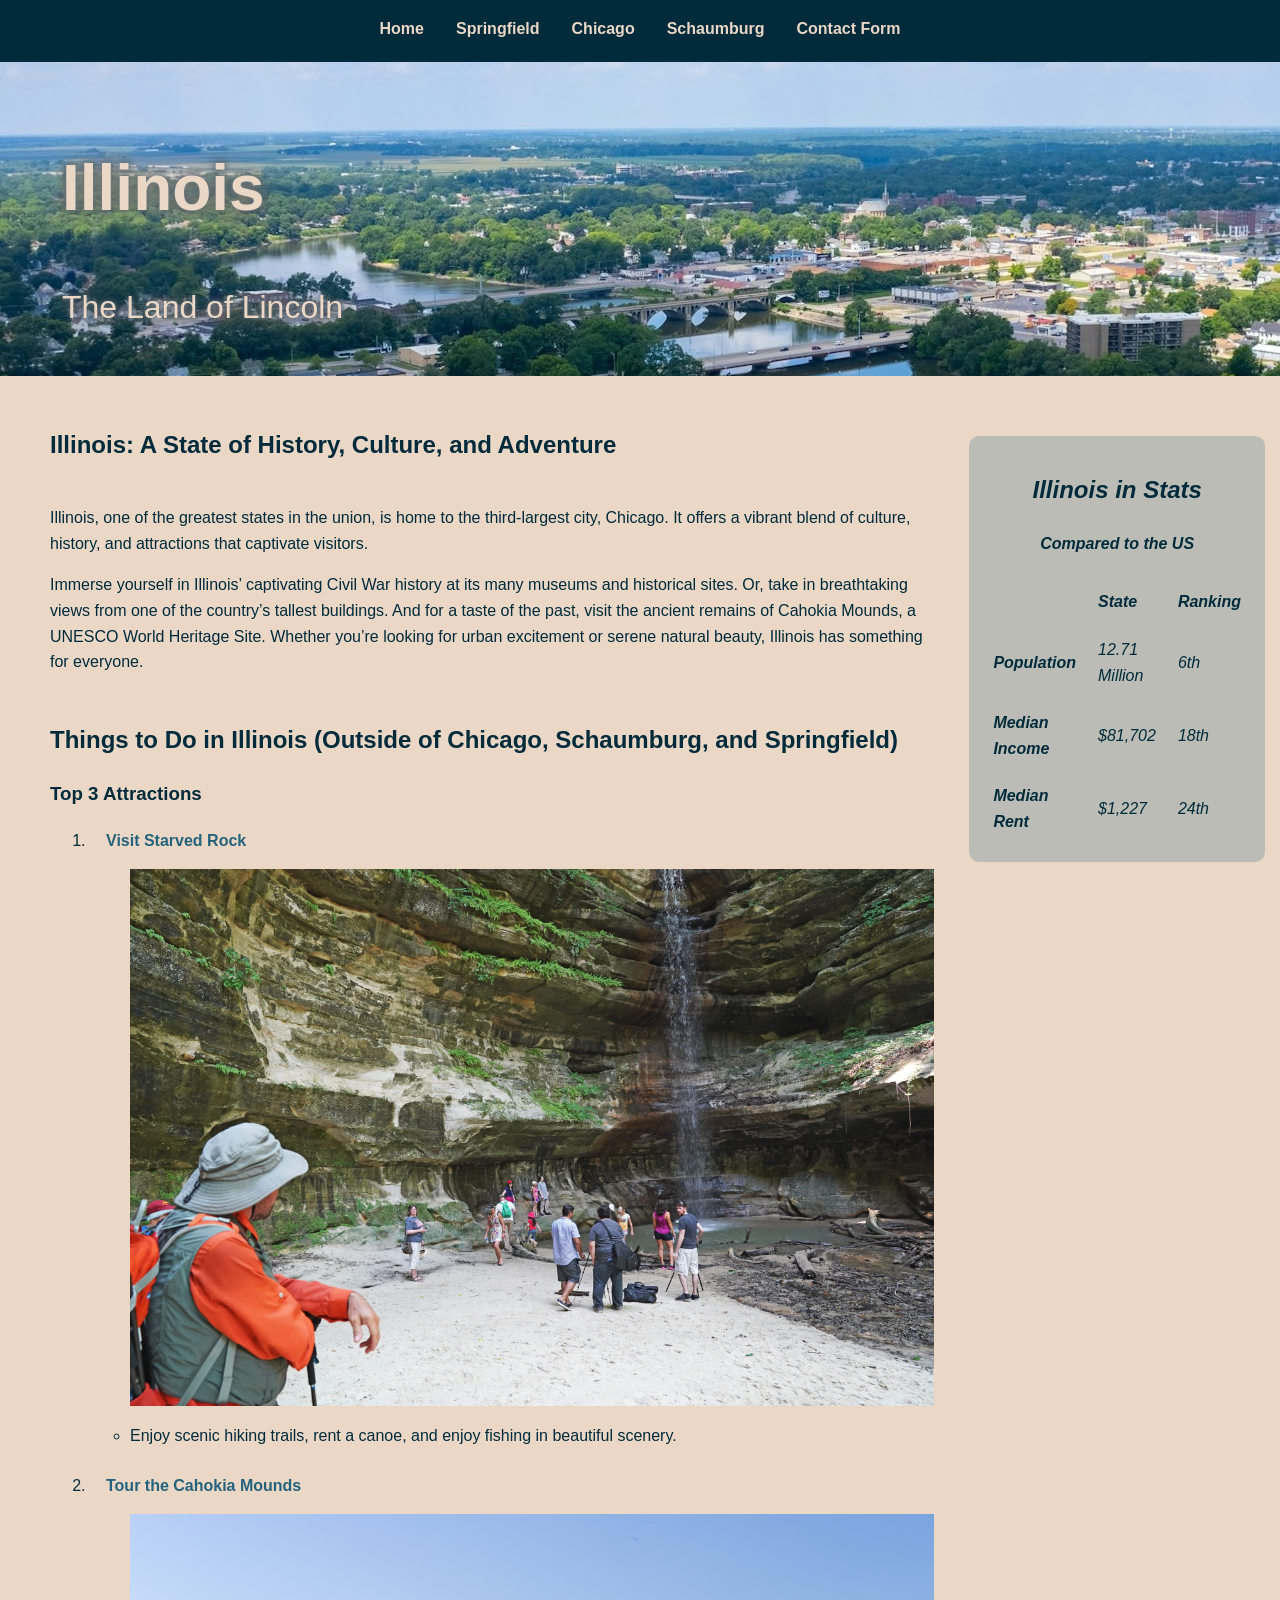
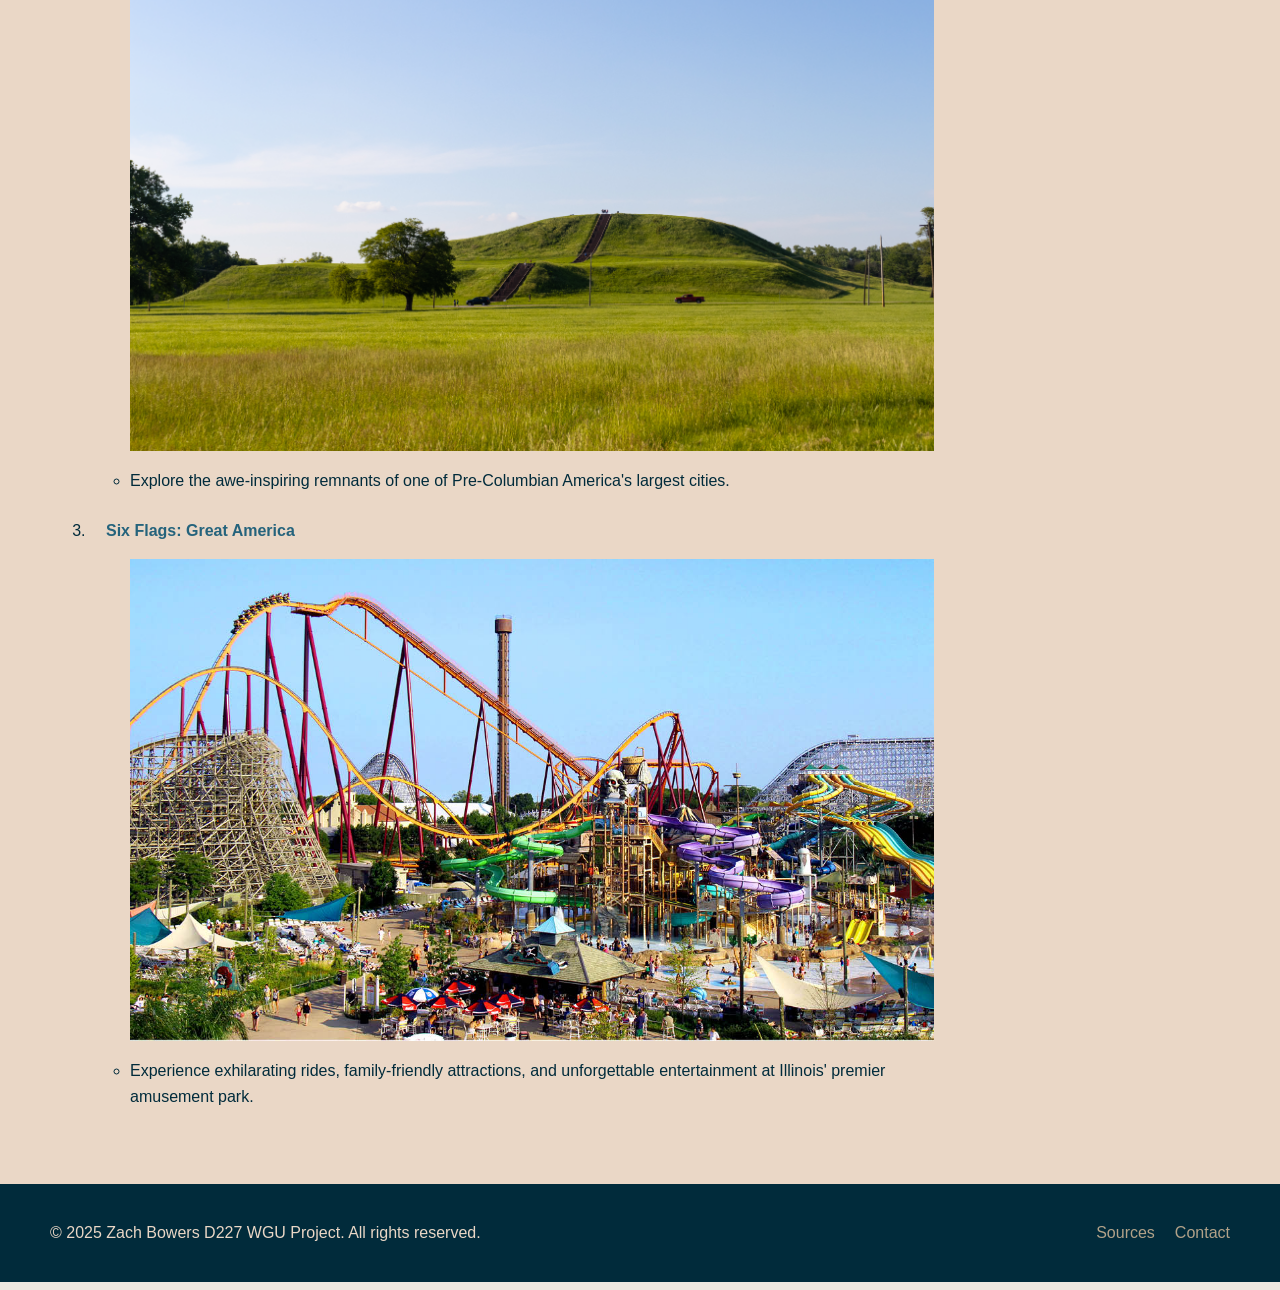
<file: index.html>
<!DOCTYPE html>
<html lang="en">
<head>
    <meta charset="UTF-8">
    <meta name="viewport" content="width=device-width, initial-scale=1.0">
    <link rel="stylesheet" href="styles.css">
    <title>Illinois</title>
</head>
<body>
    <div id="viewable-container">
        <nav>
            <a href="index.html" >Home</a>
            <a href="capital-city.html">Springfield</a>
            <a href="chicago.html">Chicago</a>
            <a href="schaumburg.html">Schaumburg</a>
            <a href="contact.html">Contact Form</a>
        </nav>
        
        <header>
            <div id="header-container">
                <h1>Illinois</h1>
                <p>The Land of Lincoln</p>
            </div>
        </header>

        <div id="main-content-container">
            <main>
                <h2>Illinois: A State of History, Culture, and Adventure</h2>
                <section>
                    <p>Illinois, one of the greatest states in the union, is home to the third-largest city, Chicago. It offers a vibrant blend of culture, history, and attractions that captivate visitors.</p>  
                    <p>Immerse yourself in Illinois’ captivating Civil War history at its many museums and historical sites. Or, take in breathtaking views from one of the country’s tallest buildings. And for a taste of the past, visit the ancient remains of Cahokia Mounds, a UNESCO World Heritage Site. Whether you’re looking for urban excitement or serene natural beauty, Illinois has something for everyone.</p>
                </section>
                
                <section>
                    <h2>Things to Do in Illinois (Outside of Chicago, Schaumburg, and Springfield)</h2>
                    <h3>Top 3 Attractions</h3>
                    <ol>
                        <li class="list-design">
                            <a href="https://dnr.illinois.gov/parks/park.starvedrock.html" target="_blank">Visit Starved Rock</a>
                            <ul> 
                                <li>
                                    <img src="./images/starved_rock.jpg" alt="Group of people viewing a water fall on a hike">
                                </li>
                                <li>
                                    Enjoy scenic hiking trails, rent a canoe, and enjoy fishing in beautiful scenery.
                                </li>
                            </ul>
                        </li>
                        <li class="list-design">
                            <a href="https://cahokiamounds.org/" target="_blank">Tour the Cahokia Mounds</a>
                            <ul>
                                <li>
                                    <img src="./images/cahokia_mounds.jpg" alt="Large grassy mounds at Cahokia">
                                </li>
                                <li>
                                    Explore the awe-inspiring remnants of one of Pre-Columbian America's largest cities.
                                </li>
                            </ul>
                        </li>
                        <li class="list-design">
                            <a href="https://www.sixflags.com/greatamerica" target="_blank">Six Flags: Great America</a>
                            <ul> 
                                <li>
                                    <img src="./images/six_flags_great_america.jpg" alt="Roller coaster rides and theme park">
                                </li>
                                <li>
                                    Experience exhilarating rides, family-friendly attractions, and unforgettable entertainment at Illinois' premier amusement park.
                                </li>
                            </ul>
                        </li>
                    </ol>
                </section>
            </main>

            <aside>
                <section>
                    <table>
                        <caption>
                            <h2>Illinois in Stats</h2>
                            <h4>Compared to the US</h4>
                        </caption>
                        <tr>
                            <th></th>
                            <th>State</th>
                            <th>Ranking</th>
                        </tr>
                        <tr>
                            <th>Population</th>
                            <td>12.71 Million</td>
                            <td>6th</td>
                        </tr>
                        <tr>      
                            <th>Median Income </th>
                            <td>$81,702</td>
                            <td>18th</td>
                        </tr>
                        <tr>
                            <th>Median Rent</th>
                            <td>$1,227</td>
                            <td>24th</td>
                        </tr>
                    </table>
                </section>
            </aside>
        </div>
    </div>

    <footer>
        <p>&copy; 2025 Zach Bowers D227 WGU Project. All rights reserved.</p>
        <div class="footer-links">
          <a href="sources.html">Sources</a>
          <a href="contact.html">Contact</a>
        </div>
    </footer>
</body>
</html>
</file>
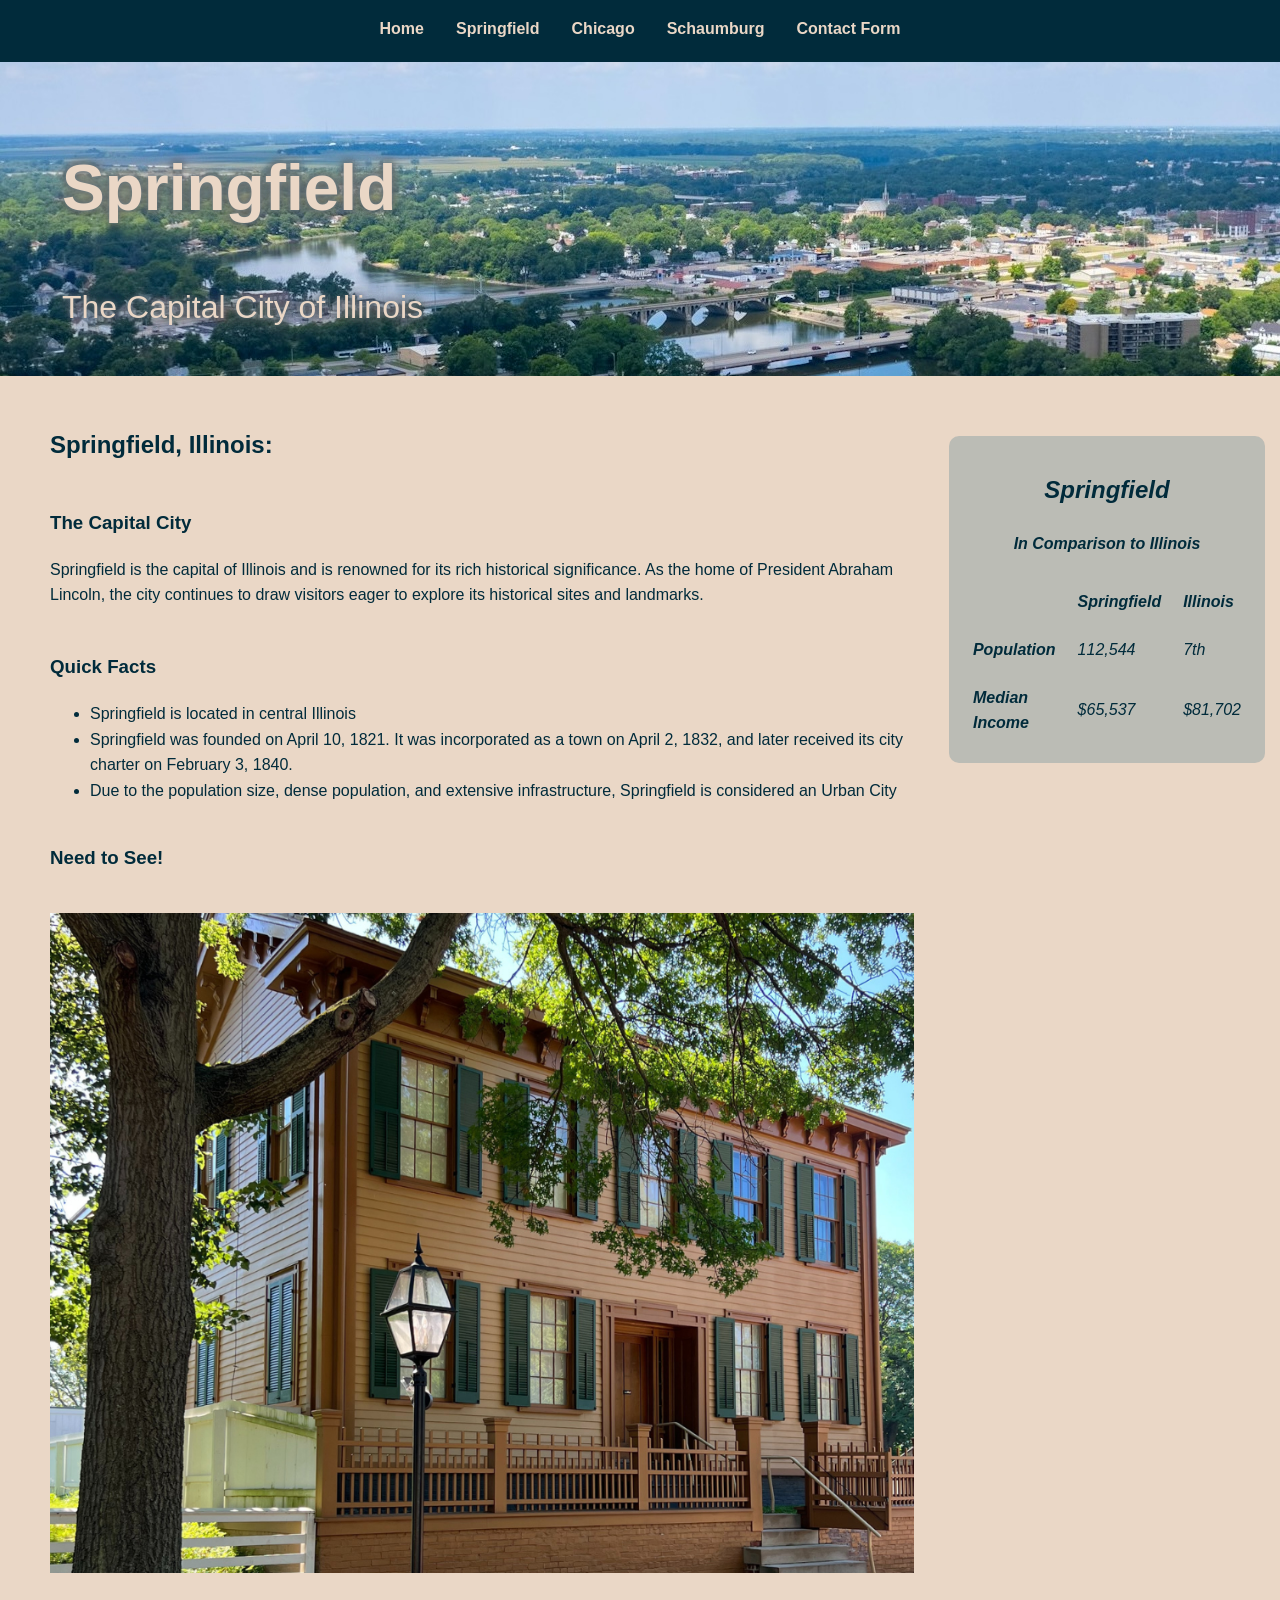
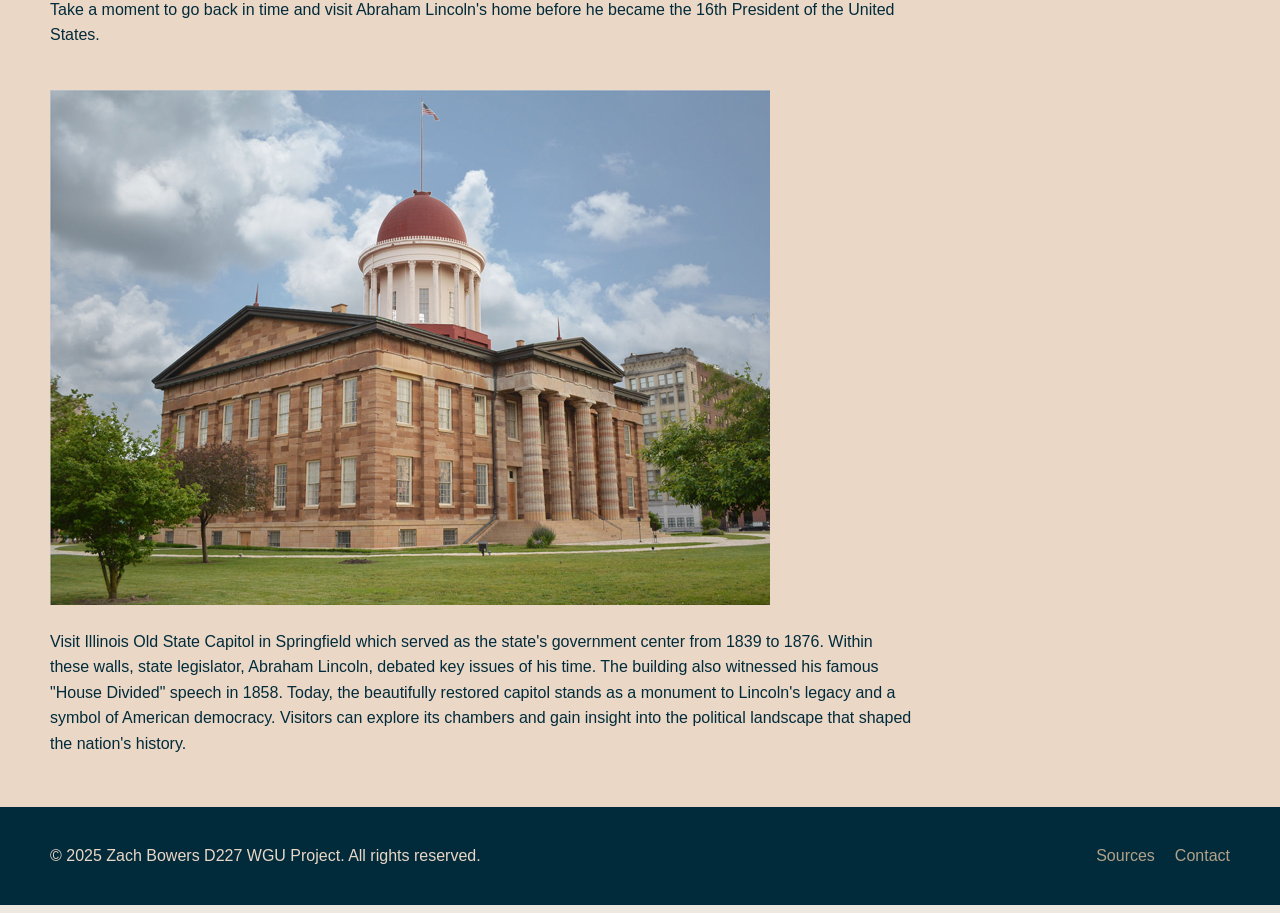
<file: capital-city.html>
<!DOCTYPE html>
<html lang="en">
<head>
    <meta charset="UTF-8">
    <meta name="viewport" content="width=device-width, initial-scale=1.0">
    <link rel="stylesheet" href="styles.css">
    <title>Springfield</title>
</head>
<body>
    <div id="viewable-container">
    <nav>
        <a href="index.html" >Home</a>
        <a href="capital-city.html">Springfield</a>
        <a href="chicago.html">Chicago</a>
        <a href="schaumburg.html">Schaumburg</a>
        <a href="contact.html">Contact Form</a>
    </nav>
    <header>
        <div id="header-container">
            <h1>Springfield</h1>
            <p>The Capital City of Illinois</p>
        </div>
    </header>
    <div id="main-content-container">
        <main>
            <h2>Springfield, Illinois:</h2>
            
            <section>
                <h3>The Capital City</h3>
                <p>Springfield is the capital of Illinois and is renowned for its rich historical significance. As the home of President Abraham Lincoln, the city continues to draw visitors eager to explore its historical sites and landmarks.</p>
            </section>
            <section>
                <h3>Quick Facts</h3>
                <ul>
                    <li>
                        Springfield is located in central Illinois
                    </li>
                    <li>
                        Springfield was founded on April 10, 1821. It was incorporated as a town on April 2, 1832, and later received its city charter on February 3, 1840.
                    </li>
                   
                    <li>
                        Due to the population size, dense population, and extensive infrastructure, Springfield is considered an Urban City
                    </li>
                </ul>
            </section>
            <h3>Need to See!</h3>
            <section>
                <img  src="./images/Lincoln_Home_Historic_Site.png" alt="Photo of President Lincoln's estate">
                <p>
                    Take a moment to go back in time and visit Abraham Lincoln's home before he became the 16th President of the United States.
                </p> 
            </section>
                
            <section>
                <img src="./images/Old_State_Capitol_May_19_2016.jpg" alt="Illinois Old Capitol building">
                <p>
                    Visit Illinois Old State Capitol in Springfield which served as the state's government center from 1839 to 1876. Within these walls, state legislator, Abraham Lincoln, debated key issues of his time. The building also witnessed his famous "House Divided" speech in 1858. Today, the beautifully restored capitol stands as a monument to Lincoln's legacy and a symbol of American democracy. Visitors can explore its chambers and gain insight into the political landscape that shaped the nation's history.
                </p>
            </section>
          
        </main>
        <aside>
            <div>
                <table>
                    <caption>
                        <h2>Springfield</h2>
                        <h4>In Comparison to Illinois</h4>
                    </caption>
                        
                    <tr>
                        <th></th>
                        <th>Springfield</th>
                        <th>Illinois</th>
                    </tr>
                    <tr>
                        <th>Population</th>
                        <td>112,544</td>
                        <td>7th </td>
                    </tr>
                    <tr>      
                        <th>Median Income </th>
                        <td>$65,537</td>
                        <td>$81,702</td>
                    </tr>
                  
                </table>
                
            </div>

        </aside>
    </div>
</div>
<footer>
    <p>&copy; 2025 Zach Bowers D227 WGU Project. All rights reserved.</p>
    <div class="footer-links">
      <a href="sources.html">Sources</a>
      <a href="contact.html">Contact</a>
    </div>
  </footer>
</body>
</html>
</file>
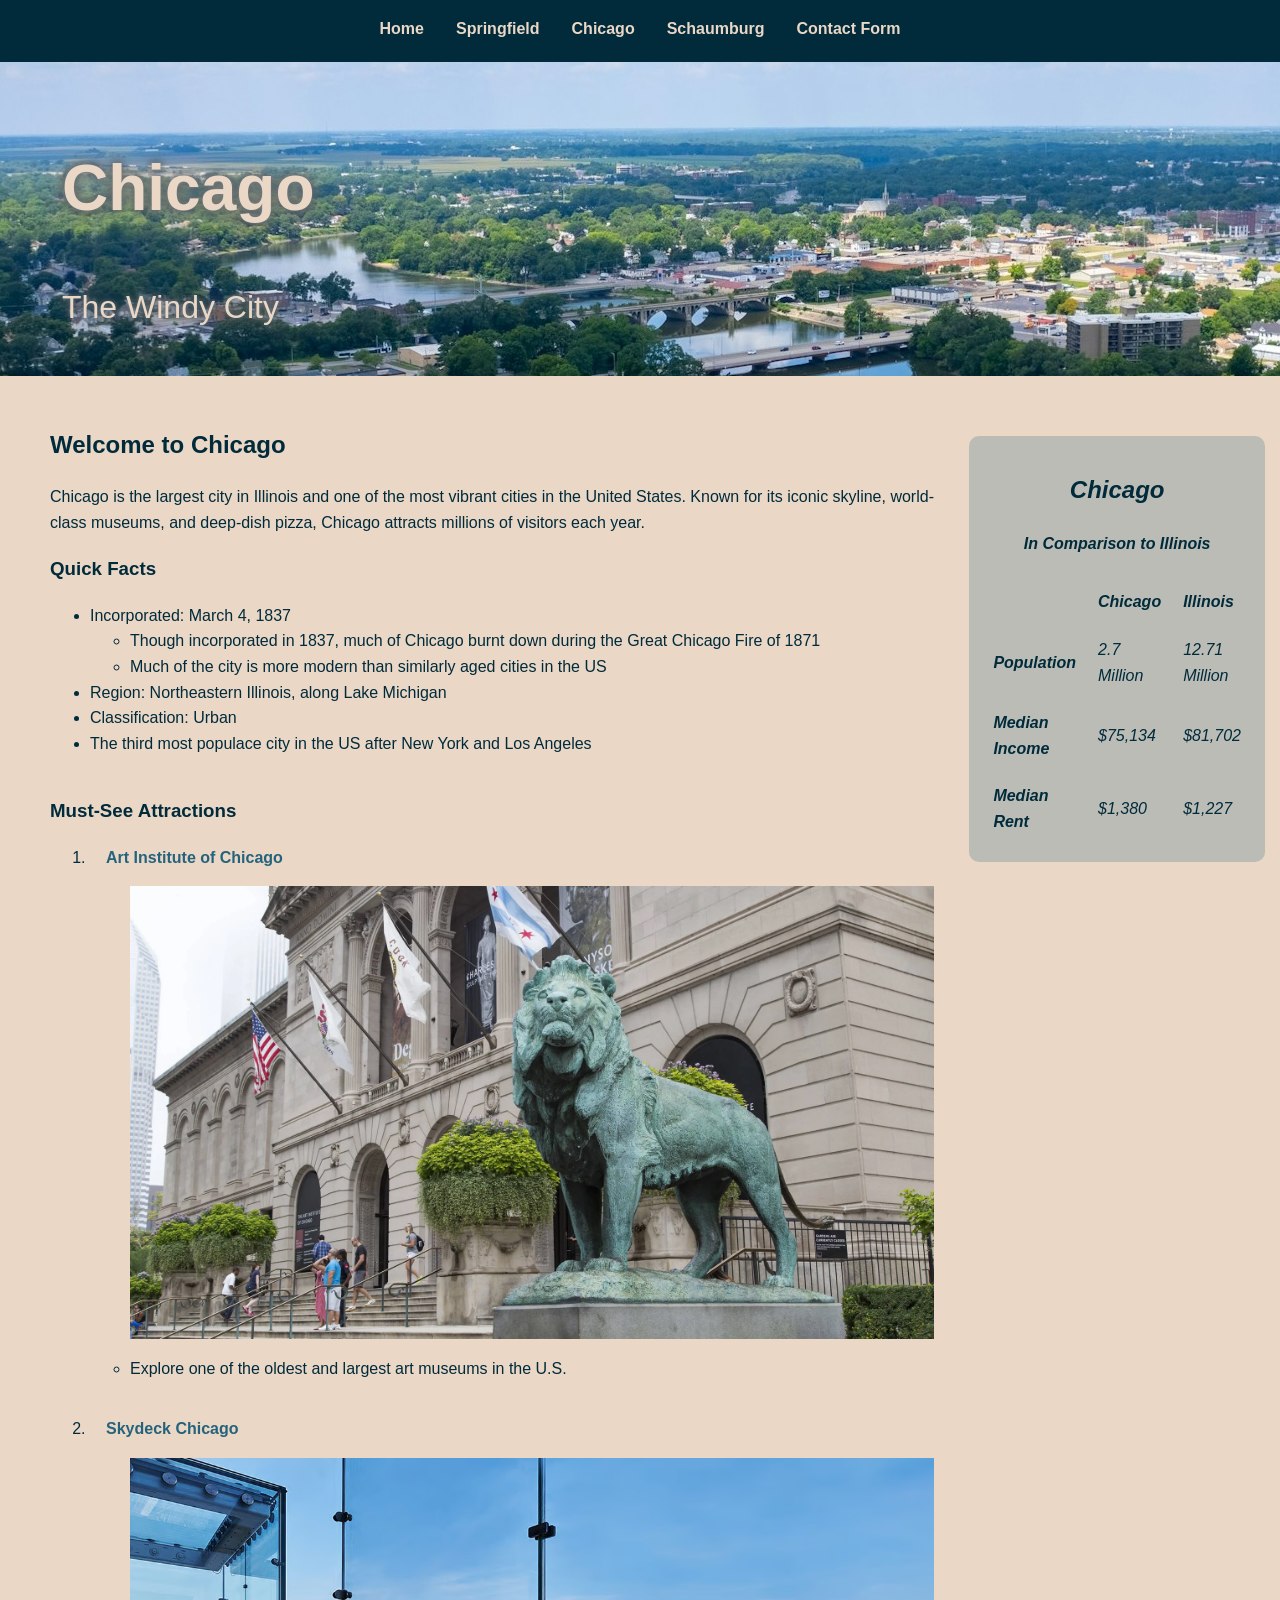
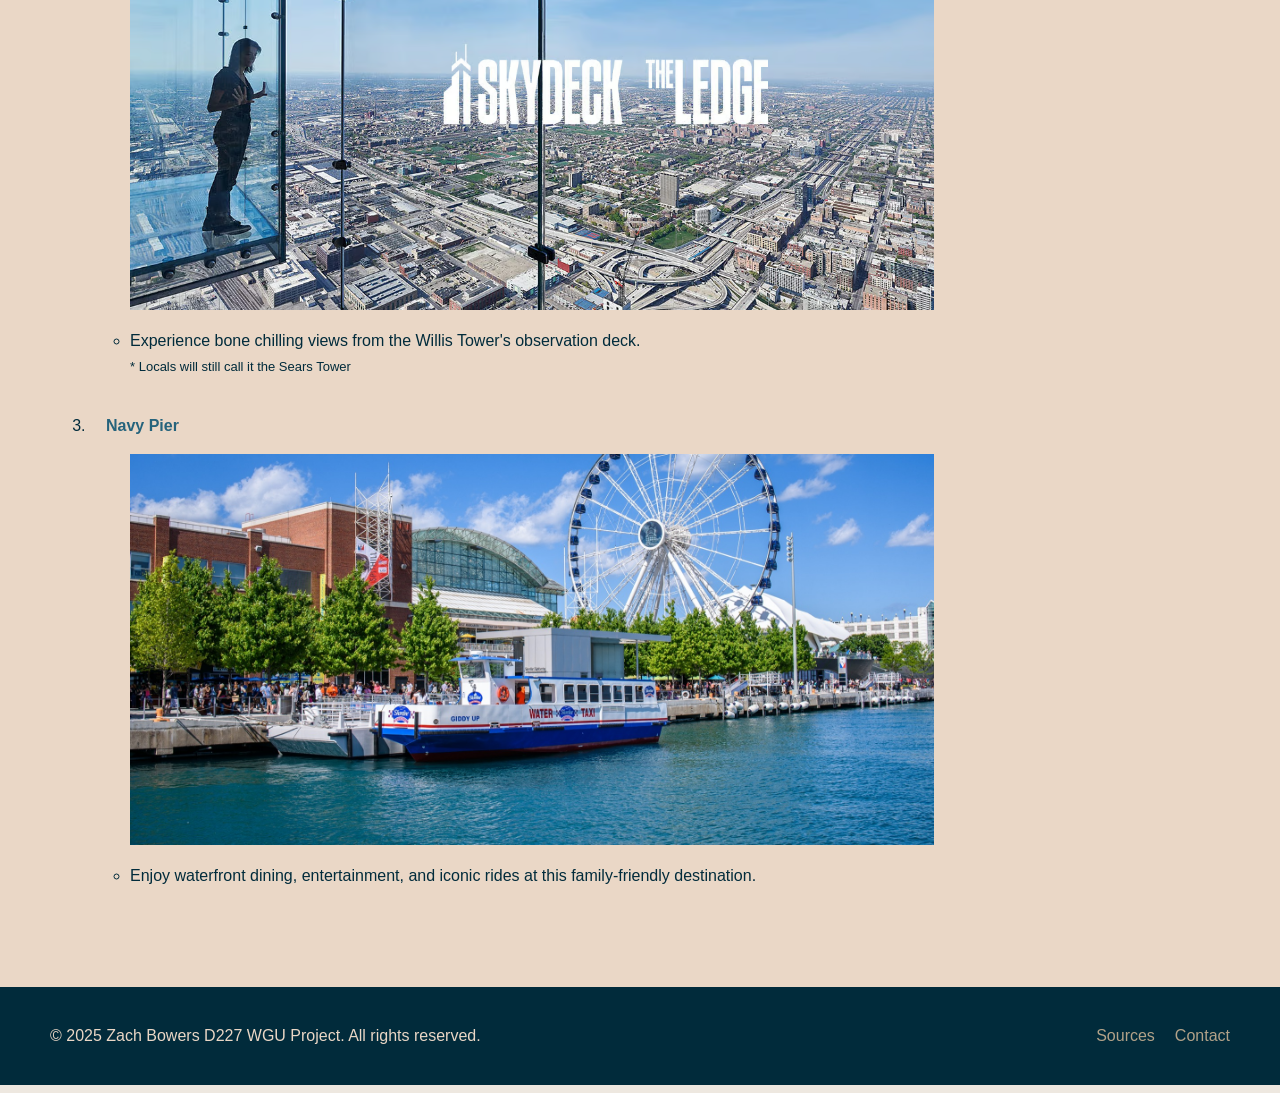
<file: chicago.html>
<!DOCTYPE html>
<html lang="en">
<head>
    <meta charset="UTF-8">
    <meta name="viewport" content="width=device-width, initial-scale=1.0">
    <link rel="stylesheet" href="styles.css">
    <title>Chicago</title>
</head>
<body>
    <div id="viewable-container">
    <nav>
        <a href="index.html" >Home</a>
        <a href="capital-city.html">Springfield</a>
        <a href="chicago.html">Chicago</a>
        <a href="schaumburg.html">Schaumburg</a>
        <a href="contact.html">Contact Form</a>
    </nav>
    <header>
        <div id="header-container">
            <h1>Chicago</h1>
            <p>The Windy City</p>
        </div>
    </header>
    <div id="main-content-container">
        
        <main>
            <h2>Welcome to Chicago</h2>
            <p>Chicago is the largest city in Illinois and one of the most vibrant cities in the United States. Known for its iconic skyline, world-class museums, and deep-dish pizza, Chicago attracts millions of visitors each year.</p>
            
            <h3>Quick Facts</h3>
            <ul>
                <li>Incorporated: March 4, 1837
                    <ul>
                        <li>
                            Though incorporated in 1837, much of Chicago burnt down during the Great Chicago Fire of 1871
                        </li>
                        <li>
                            Much of the city is more modern than similarly aged cities in the US
                        </li>
                    </ul>
                </li>
                <li>Region: Northeastern Illinois, along Lake Michigan</li>
                <li>Classification: Urban</li>
                <li>The third most populace city in the US after New York and Los Angeles</li>
                
            </ul>
            <section class="list-design">
            <h3>Must-See Attractions</h3>
            
                <ol>
                    <li>
                        
                        <a href="https://www.artic.edu/" target="_blank">Art Institute of Chicago</a>
                        <ul>
                            <li>
                                <img src="./images/Art_Institute_of_Chicago.webp" alt="Art Institute of Chicago">
                            </li>
                            <li>Explore one of the oldest and largest art museums in the U.S.</li>
                            
                        </ul>
                    </li>
                    <li>
                        <a href="https://theskydeck.com/" target="_blank" >Skydeck Chicago</a>
                        <ul>
                            <li>
                                <img src="./images/skydeck_ledge.avif" alt="Skydeck ledge box view">
                            </li>
                            <li>Experience bone chilling views from the Willis Tower's observation deck.
                                <span id="sidenote"><br>* Locals will still call it the Sears Tower</span>
                            </li>
                        </ul>
                    </li>
                    <li>
                        <a href="https://navypier.org/" target="_blank">Navy Pier</a>
                        <ul>
                            <li>
                                <img src="./images/Navy_Pier.jpg" alt="Waterside view from Navy Pier of a boat and a ferris wheel">
                            </li>
                            <li>Enjoy waterfront dining, entertainment, and iconic rides at this family-friendly destination.</li>
                        </ul>
                    </li>
                </ol>
            </section>
        </main>

        <aside>
            <div>
                <table>
                    <caption>
                        <h2>Chicago</h2>
                        <h4>In Comparison to Illinois</h4>
                    </caption>
                    
                    <tr>
                        <th></th>
                        <th>Chicago</th>
                        <th>Illinois</th>
                    </tr>
                    <tr>
                        <th>Population</th>
                        <td>2.7 Million</td>
                        <td>12.71 Million</td>
                    </tr>
                    <tr>      
                        <th>Median Income</th>
                        <td>$75,134</td>
                        <td>$81,702</td>
                    </tr>
                    <tr>
                        <th>Median Rent</th>
                        <td>$1,380</td>
                        <td>$1,227</td>
                    </tr>
                </table>
            </div>
        </aside>
    </div>
    </div>
    <footer>
        <p>&copy; 2025 Zach Bowers D227 WGU Project. All rights reserved.</p>
        <div class="footer-links">
          <a href="sources.html">Sources</a>
          <a href="contact.html">Contact</a>
        </div>
      </footer>
</body>
</html>
</file>
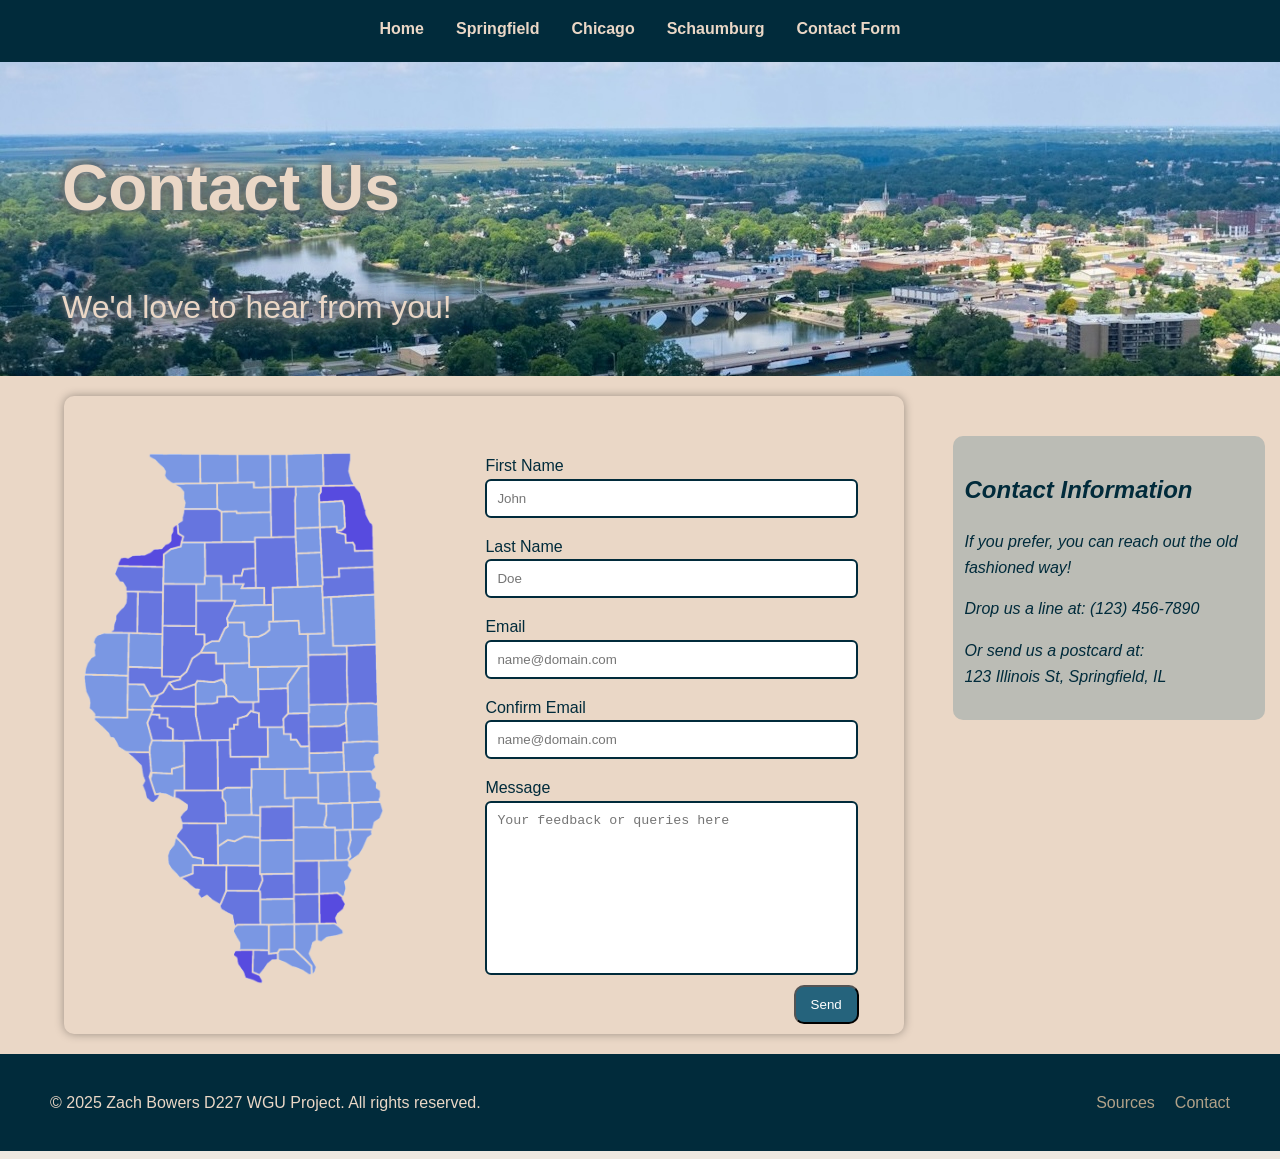
<file: contact.html>
<!DOCTYPE html>
<html lang="en">
  <head>
    <meta charset="UTF-8" />
    <meta name="viewport" content="width=device-width, initial-scale=1.0" />
    <link rel="stylesheet" href="styles.css" />
    <script src="checkEmails.js"></script>
    <title>Contact Form</title>
  </head>
  <body>
    <div id="viewable-container">
      <nav>
        <a href="index.html">Home</a>
        <a href="capital-city.html">Springfield</a>
        <a href="chicago.html">Chicago</a>
        <a href="schaumburg.html">Schaumburg</a>
        <a href="contact.html">Contact Form</a>
      </nav>
      <header>
        <div id="header-container">
          <h1>Contact Us</h1>
          <p>We'd love to hear from you!</p>
        </div>
      </header>
      <div id="main-content-container">
        <main id="form-content">
          <section>
            <p>
              <img src="./images/map_of_illinois.png" alt="map of Illinois">
            </p>
            <form class="contactForm">
              <div class="inputs-form">
                <p>
                  <label for="first">First Name</label>
                  <input type="text" id="first" name="first" placeholder="John" required>
                </p>
                <p>
                  <label for="last">Last Name</label>
                  <input type="text" id="last" name="last" placeholder="Doe" required>
                </p>
                <p>
                  <label for="email">Email</label>
                  <input type="email" id="email" placeholder="name@domain.com" required>
                </p>
                <p>
                  <label for="confirmEmail">Confirm Email</label>
                  <input type="email" id="confirmEmail" placeholder="name@domain.com" required>
                </p>
              </div>
              <p>
                <label for="feedback">Message</label>
                <textarea id="feedback" name="feedback" placeholder="Your feedback or queries here" rows="10" cols="30" required></textarea>
              </p>
              <button onclick="checkEmails()">Send</button>
            </form>
          </section>
        </main>
        <aside>
          <section>
            <h2>Contact Information</h2>
            <p>If you prefer, you can reach out the old fashioned way!</p>
            <p>Drop us a line at: (123) 456-7890</p>
            <p>Or send us a postcard at: <br> 123 Illinois St, Springfield, IL</p>
          </section>
        </aside>
      
      </div>
    </div>
    <footer>
      <p>&copy; 2025 Zach Bowers D227 WGU Project. All rights reserved.</p>
      <div class="footer-links">
        <a href="sources.html">Sources</a>
        <a href="contact.html">Contact</a>
      </div>
    </footer>
  </body>
</html>
</file>
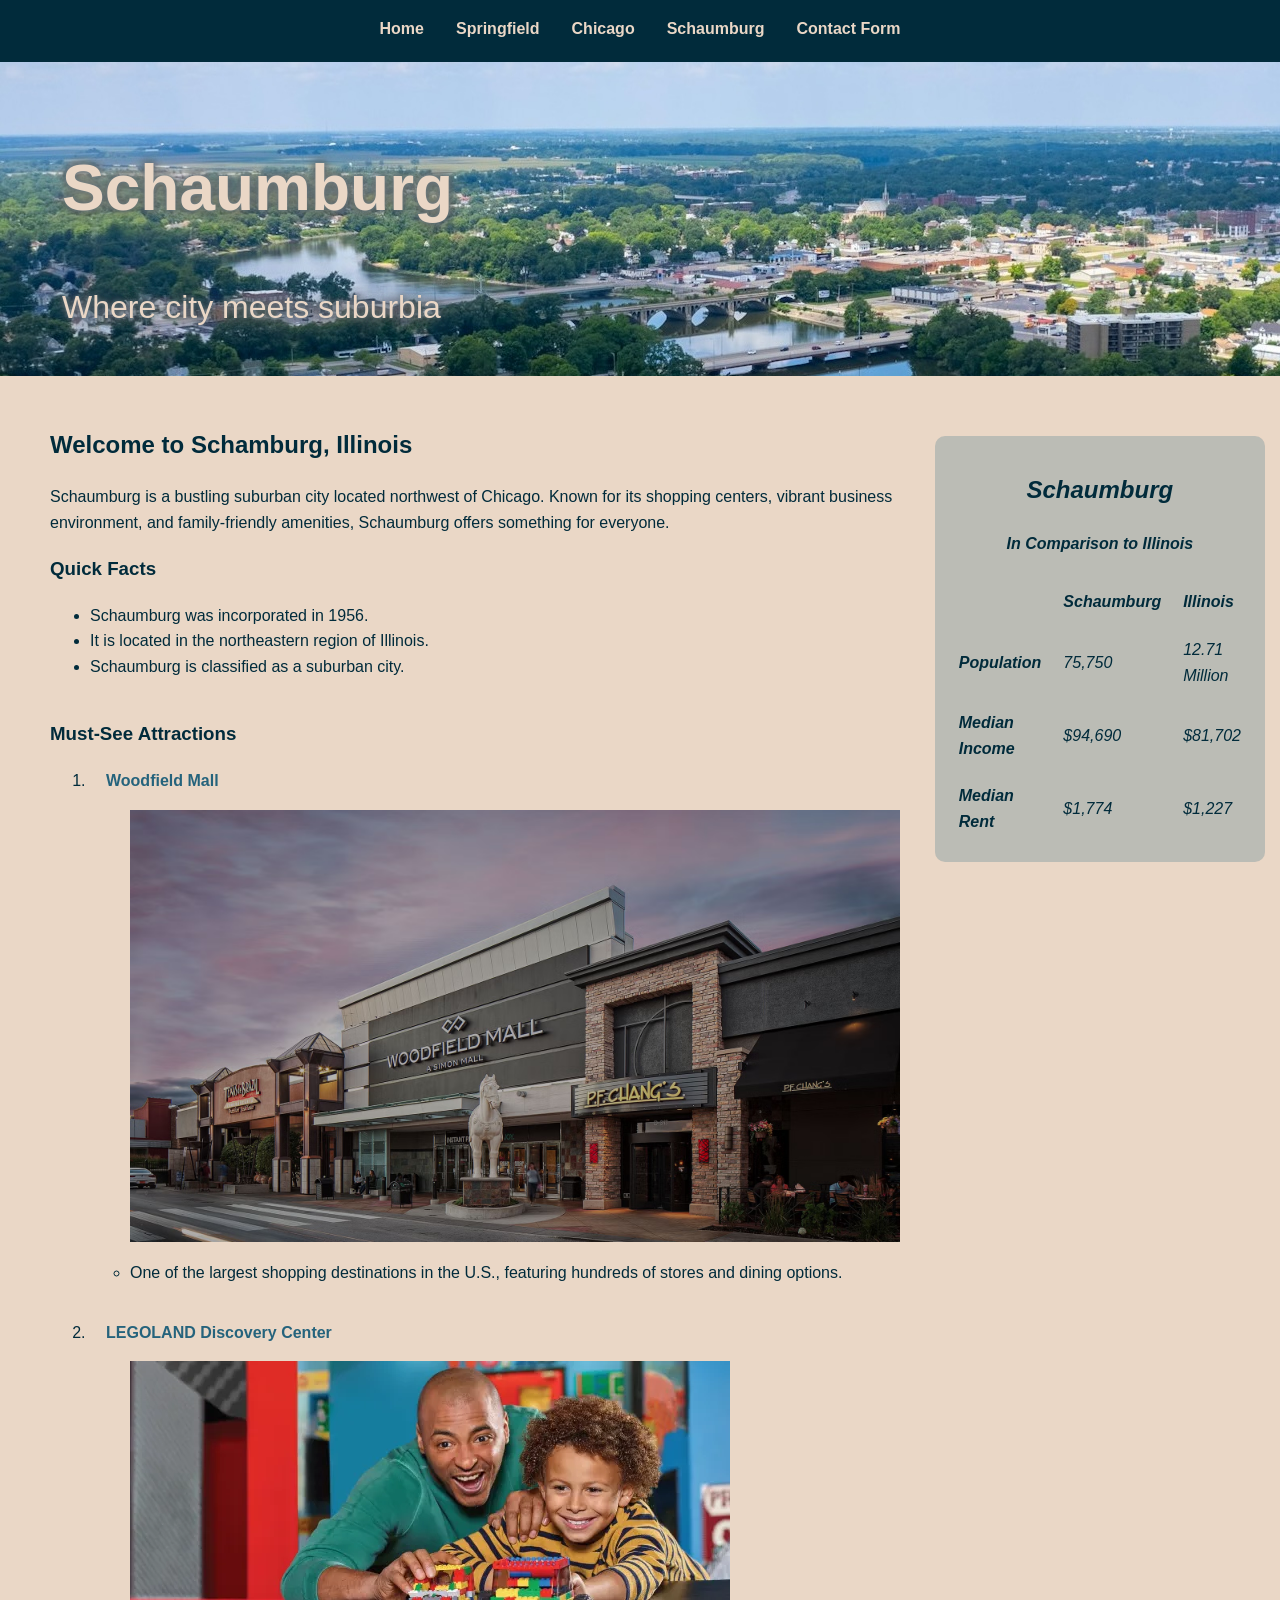
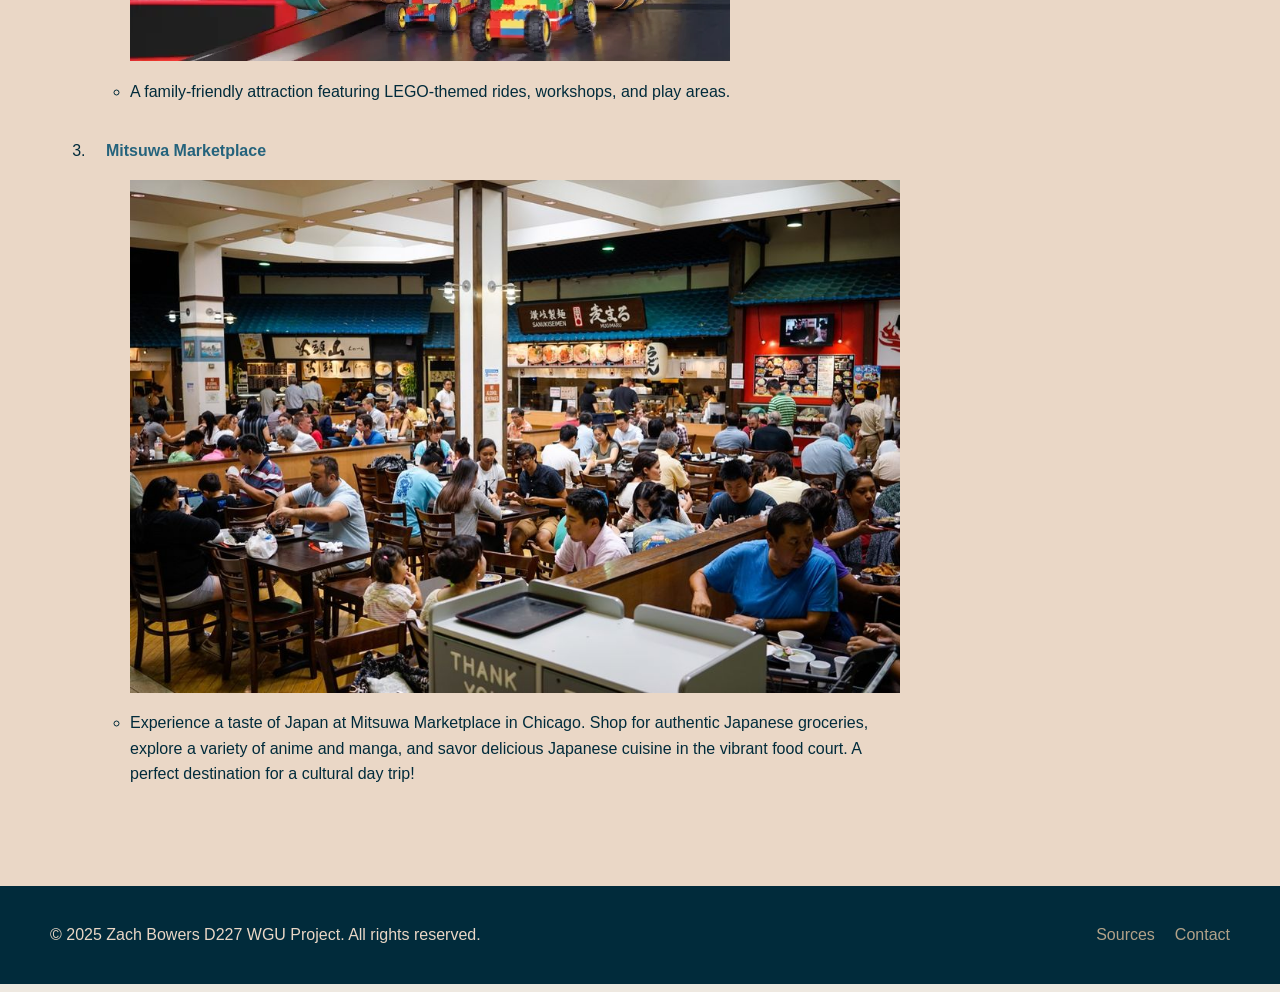
<file: schaumburg.html>
<!DOCTYPE html>
<html lang="en">
  <head>
    <meta charset="UTF-8" />
    <meta name="viewport" content="width=device-width, initial-scale=1.0" />
    <link rel="stylesheet" href="styles.css" />
    <title>Schaumburg</title>
  </head>
  <body>
    <div id="viewable-container">
      <nav>
        <a href="index.html">Home</a>
        <a href="capital-city.html">Springfield</a>
        <a href="chicago.html">Chicago</a>
        <a href="schaumburg.html">Schaumburg</a>
        <a href="contact.html">Contact Form</a>
      </nav>
      <header>
        <div id="header-container">
          <h1>Schaumburg</h1>
          <p>Where city meets suburbia</p>
        </div>
      </header>
      <div id="main-content-container">
        <main>
          <h2>Welcome to Schamburg, Illinois</h2>
          <p>
            Schaumburg is a bustling suburban city located northwest of Chicago.
            Known for its shopping centers, vibrant business environment, and
            family-friendly amenities, Schaumburg offers something for everyone.
          </p>

          <h3>Quick Facts</h3>
          <ul>
            <li>Schaumburg was incorporated in 1956.</li>
            <li>It is located in the northeastern region of Illinois.</li>
            <li>Schaumburg is classified as a suburban city.</li>
          </ul>
          <section class="list-design">
            <h3>Must-See Attractions</h3>

            <ol>
              <li>
                <a href="https://www.simon.com/mall/woodfield-mall" target="_blank"
                  >Woodfield Mall</a
                >
                <ul>
                  <li>
                    <img
                      src="./images/Woodfield_Mall_Hero_Desk.avif"
                      alt="Woodfield Mall exterior"
                    />
                  </li>
                  <li>
                    One of the largest shopping destinations in the U.S.,
                    featuring hundreds of stores and dining options.
                  </li>
                </ul>
              </li>
              <li>
                <a href="https://www.legolanddiscoverycenter.com/chicago/" target="_blank"
                  >LEGOLAND Discovery Center</a
                >
                <ul>
                  <li>
                    <img
                      src="./images/Legoland_Discovery_Center_Ticket.webp"
                      alt="father and son playing at legolandd iscovery center"
                    />
                  </li>
                  <li>
                    A family-friendly attraction featuring LEGO-themed rides,
                    workshops, and play areas.
                  </li>
                </ul>
              </li>
              <li>
                <a href="https://mitsuwa.com/" target="_blank"
                  >Mitsuwa Marketplace</a
                >
                <ul>
                  <li>
                    <img
                      src="./images/Mitsuwa_Marketplace_Chicago.jpg"
                      alt="People eating in Mitsuwa"
                    />
                  </li>
                  <li>
                    Experience a taste of Japan at Mitsuwa Marketplace in
                    Chicago. Shop for authentic Japanese groceries, explore a
                    variety of anime and manga, and savor delicious Japanese
                    cuisine in the vibrant food court. A perfect destination for
                    a cultural day trip!
                  </li>
                </ul>
              </li>
            </ol>
          </section>
        </main>

        <aside>
          <div>
            <table>
              <caption>
                <h2>Schaumburg</h2>
                <h4>In Comparison to Illinois</h4>
              </caption>

              <tr>
                <th></th>
                <th>Schaumburg</th>
                <th>Illinois</th>
              </tr>
              <tr>
                <th>Population</th>
                <td>75,750</td>
                <td>12.71 Million</td>
              </tr>
              <tr>
                <th>Median Income</th>
                <td>$94,690</td>
                <td>$81,702</td>
              </tr>
              <tr>
                <th>Median Rent</th>
                <td>$1,774</td>
                <td>$1,227</td>
              </tr>
            </table>
          </div>
        </aside>
      </div>
    </div>
    <footer>
      <p>&copy; 2025 Zach Bowers D227 WGU Project. All rights reserved.</p>
      <div class="footer-links">
        <a href="sources.html">Sources</a>
        <a href="contact.html">Contact</a>
      </div>
    </footer>
  </body>
</html>
</file>
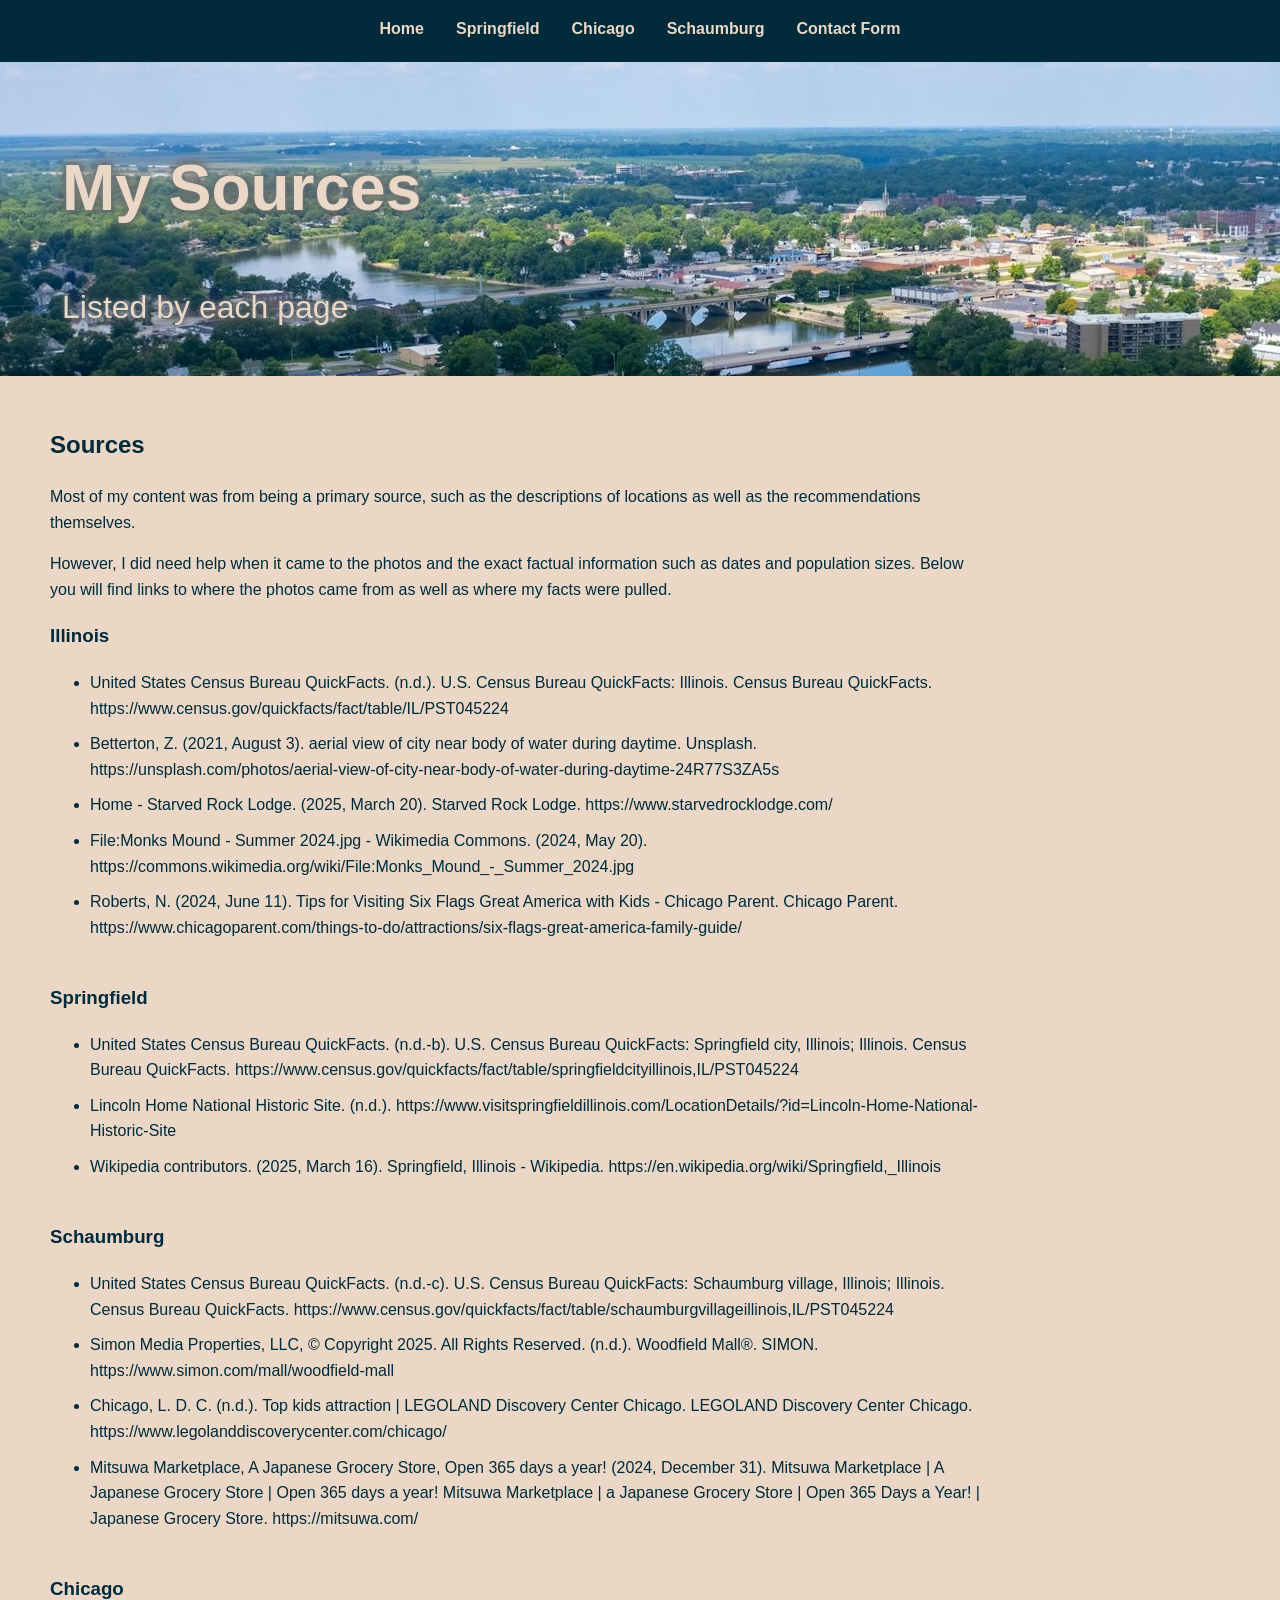
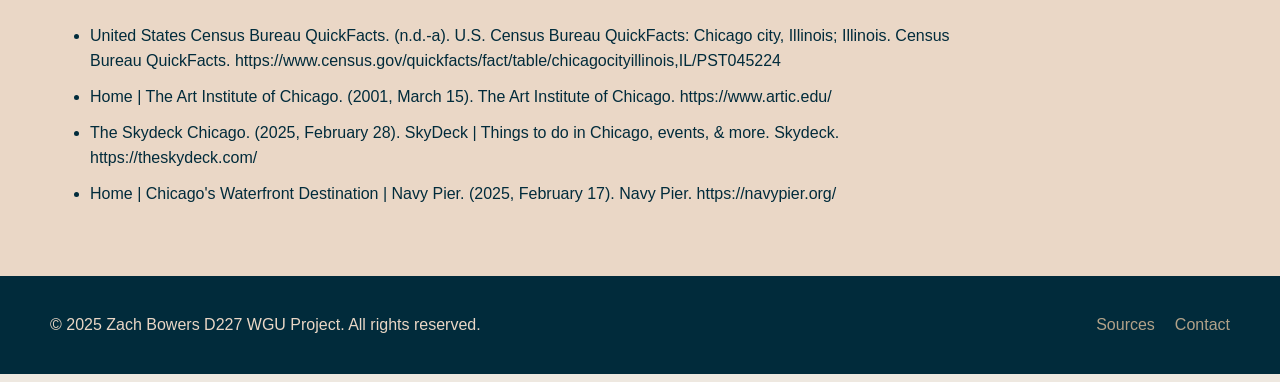
<file: sources.html>
<!DOCTYPE html>
<html lang="en">
<head>
    <meta charset="UTF-8">
    <meta name="viewport" content="width=device-width, initial-scale=1.0">
    <link rel="stylesheet" href="styles.css">
    <title>Sources</title>
</head>
<body>
    <div id="viewable-container">
    <nav>
        <a href="index.html" >Home</a>
        <a href="capital-city.html">Springfield</a>
        <a href="chicago.html">Chicago</a>
        <a href="schaumburg.html">Schaumburg</a>
        <a href="contact.html">Contact Form</a>
    </nav>
    <header>
        <div id="header-container">
            <h1>My Sources</h1>
            <p>Listed by each page</p>
        </div>
    </header>
    <div id="main-content-container">
        
        <main>
            <h2>Sources</h2>
            <p>Most of my content was from being a primary source, such as the descriptions of locations as well as the recommendations themselves.</p>
            <p> However, I did need help when it came to the photos and the exact factual information such as dates and population sizes. Below you will find links to where the photos came from as well as where my facts were pulled.
            </p>
          <div class="list-design">
            <h3>Illinois</h3>
            <ul>
                 <li>United States Census Bureau QuickFacts. (n.d.). U.S. Census Bureau QuickFacts: Illinois. Census Bureau QuickFacts. https://www.census.gov/quickfacts/fact/table/IL/PST045224 </li>
                 <li>
                    Betterton, Z. (2021, August 3). aerial view of city near body of water during daytime. Unsplash. https://unsplash.com/photos/aerial-view-of-city-near-body-of-water-during-daytime-24R77S3ZA5s
                 </li>
                 <li>
                    Home - Starved Rock Lodge. (2025, March 20). Starved Rock Lodge. https://www.starvedrocklodge.com/
                 </li>
                 <li>
                    File:Monks Mound - Summer 2024.jpg - Wikimedia Commons. (2024, May 20). https://commons.wikimedia.org/wiki/File:Monks_Mound_-_Summer_2024.jpg
                 </li>
                 <li>
                    Roberts, N. (2024, June 11). Tips for Visiting Six Flags Great America with Kids - Chicago Parent. Chicago Parent. https://www.chicagoparent.com/things-to-do/attractions/six-flags-great-america-family-guide/
                 </li>

            </ul>
            <h3>Springfield</h3>
            <ul>
                <li>United States Census Bureau QuickFacts. (n.d.-b). U.S. Census Bureau QuickFacts: Springfield city, Illinois; Illinois. Census Bureau QuickFacts. https://www.census.gov/quickfacts/fact/table/springfieldcityillinois,IL/PST045224</li>
                 <li>Lincoln Home National Historic Site. (n.d.). https://www.visitspringfieldillinois.com/LocationDetails/?id=Lincoln-Home-National-Historic-Site</li>
                 <li>
                    Wikipedia contributors. (2025, March 16). Springfield, Illinois - Wikipedia. https://en.wikipedia.org/wiki/Springfield,_Illinois
                 </li>
            </ul>
            <h3>Schaumburg</h3>
            <ul>
                <li>
                    United States Census Bureau QuickFacts. (n.d.-c). U.S. Census Bureau QuickFacts: Schaumburg village, Illinois; Illinois. Census Bureau QuickFacts. https://www.census.gov/quickfacts/fact/table/schaumburgvillageillinois,IL/PST045224
                </li>
                 <li>Simon Media Properties, LLC, © Copyright 2025. All Rights Reserved. (n.d.). Woodfield Mall®. SIMON. https://www.simon.com/mall/woodfield-mall</li>
                 <li>
                    Chicago, L. D. C. (n.d.). Top kids attraction | LEGOLAND Discovery Center Chicago. LEGOLAND Discovery Center Chicago. https://www.legolanddiscoverycenter.com/chicago/
                 </li>
                 <li>
                    Mitsuwa Marketplace, A Japanese Grocery Store, Open 365 days a year! (2024, December 31). Mitsuwa Marketplace | A Japanese Grocery Store | Open 365 days a year! Mitsuwa Marketplace | a Japanese Grocery Store | Open 365 Days a Year! | Japanese Grocery Store. https://mitsuwa.com/
                 </li>
            </ul>
            <h3>Chicago</h3>
            <ul>
                <li>
                    United States Census Bureau QuickFacts. (n.d.-a). U.S. Census Bureau QuickFacts: Chicago city, Illinois; Illinois. Census Bureau QuickFacts. https://www.census.gov/quickfacts/fact/table/chicagocityillinois,IL/PST045224
                </li>
                 <li>
                    Home | The Art Institute of Chicago. (2001, March 15). The Art Institute of Chicago. https://www.artic.edu/
                 </li>
                 <li>
                    The Skydeck Chicago. (2025, February 28). SkyDeck | Things to do in Chicago, events, & more. Skydeck. https://theskydeck.com/
                 </li>
                 <li>
                    Home | Chicago's Waterfront Destination | Navy Pier. (2025, February 17). Navy Pier. https://navypier.org/
                 </li>
            </ul>
        </div>
        </main>

      
    </div>
    </div>
    <footer>
        <p>&copy; 2025 Zach Bowers D227 WGU Project. All rights reserved.</p>
        <div class="footer-links">
          <a href="sources.html">Sources</a>
          <a href="contact.html">Contact</a>
        </div>
      </footer>
</body>
</html>
</file>
<file: styles.css>
:root {

    --deep-blue: #012b3b;
    --light-blue: #25637c;
    --steel-gray: #728590;
    --brown-gray: #b2a289;
    --sand-beige: #ead7c6;
    --aside-grey: #25637c3c;
    --soft-beige: #f5f5f5;
    
}

body {
    font-family: Arial, sans-serif;
    margin-left: auto;
    margin-right: auto;
    margin-top: 0;
    padding: 0;
    color: var(--deep-blue);
    background-color: #ede7deea;
    line-height: 1.6;
    min-width: 100%;
    max-width: 1024px;

    
}
nav {
    background: var(--deep-blue);
    padding: 1em;
    display: flex;
    justify-content: center;
    height: 30px;

}
nav a {
    color: var(--sand-beige);
    margin: 0 1em;
    text-decoration: none;
    font-weight: bold;
    white-space: nowrap;
}
nav a:hover {
    text-decoration: underline;
    color: var(--brown-gray);
    
}
header {
    background: var(--light-blue);
    background-image: url("./images/Aerial_city.jpg");
    padding: 2em;
    height: 250px;
    background-position-y: 10%;
    
    
    
}
#viewable-container {
    background-color: var(--sand-beige);
    margin: 0 auto;
    max-width: 1300px;
}

#header-container {
    white-space: nowrap; 
    color: var(--sand-beige);
    text-shadow:
        0 0 5px var(--steel-gray),
        0 0 20px var(--brown-gray),
        0 0 10px rgb(7, 7, 19);
    font-size: 2em;
    max-width: 1300px;
    margin-left: 30px;
    margin-right: 30px;
    
    
  
    
}


#main-content-container {
    display: flex;
    padding-left: 30px;

   
}

main {
    flex: 0 1 75%;
    padding: 30px 20px;
    }
     
aside {

    flex: 0 1 25%;
    margin-top: 30px;
    padding-top: 30px;
    padding-right: 15px;
    padding-left: 15px;
    font-style: italic;

    
    
}
aside div, aside section{
    background-color: var(--aside-grey);
    border-radius: 10px;
    padding: 15px 12px;
    max-width: fit-content;
}
aside th, aside td {
    padding: 10px;
    text-align: left;
    max-width: 100px;
}
.list-design li {
    
    padding-bottom: 10px;
}


  /* I had to google how to do this, 
  stack overflow explained the has option

  I know there were other solutions such as a class or id but
  I wanted to use what tools I had already made
  */
  .list-design ul li:has(img) { 
    list-style: none;
}
.list-design li:last-child{
    padding-bottom: 1.5em;
}
    
.list-design a {
    text-decoration: none;
    color: var(--light-blue);
    margin: 0 1em;
    text-decoration: none;
    font-weight: bold;
}

.list-design a:hover{
    color: var(--steel-gray);
    
}
section {
    padding-top: 5px;
    padding-bottom: 5px;
}


section img {
    padding-top: 1em;
    padding-right: 5px;
    max-height: 100%;
    max-width: 100%;
}

#sidenote {
    font-size: small;
    
}
#form-content {
    display: block;
    max-width: 800px;
    margin: 20px auto 20px auto;
    padding: 20px;
    border-radius: 10px;
    box-shadow: 0 0 10px rgba(0, 0, 0, 0.345);
    position: relative;
}
#form-content img {
    float: left;
    width:300px;

}
form {
    width: fit-content;
    float: right;
    padding-right: 50px;
    padding-bottom: 15px;
}

 input[type=text], input[type=email],textarea {
    width: 100%;
    padding: 10px;
    border: 2px solid var(--deep-blue);
    border-radius: 6px;
    resize: none;
 }
 button {
    background-color: var(--light-blue);
    color: white;
    padding: 10px 15px;
    border-radius: 10px;
    cursor: pointer;
    float: right;
    position: absolute;
    bottom: 10px;
    right: 45px;
  }
  button:hover {
    background-color: var(--deep-blue);
  }

  footer {
    background-color: var(--deep-blue);
    color: var(--sand-beige);
    display: flex;
    justify-content: space-between;
    align-items: center;
    padding: 20px 50px;
  }
  
  footer a {
    color: var(--brown-gray);
    text-decoration: none;
    margin-left: 20px;
  }
  
  footer a:hover {
    color: var(--steel-gray);
  }
  
  .footer-links {
    display: flex;
  }
</file>
